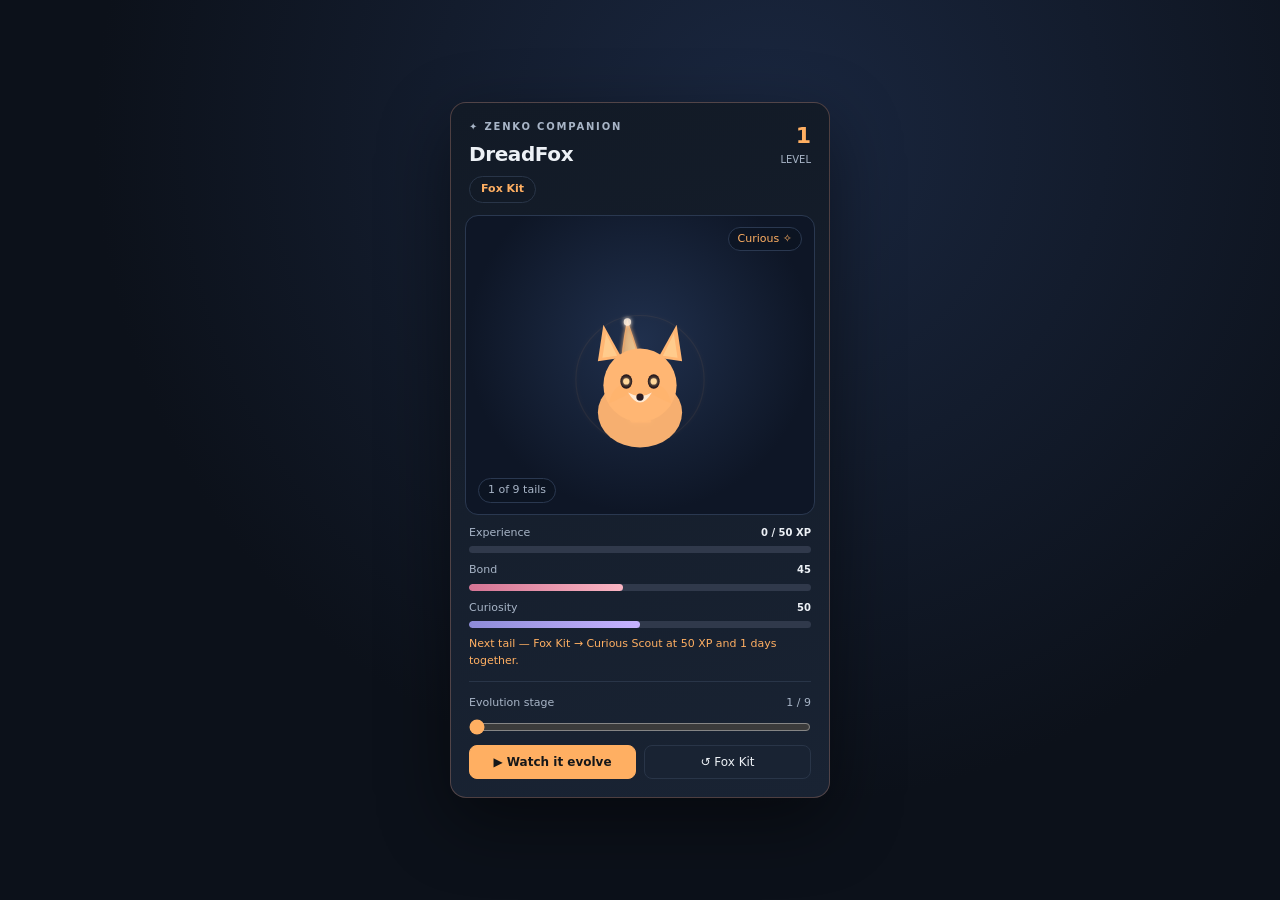
<file: verification/zenko-kitsune-preview.html>
<!doctype html>
<html lang="en" data-theme="dark">
<head>
<meta charset="utf-8">
<meta name="viewport" content="width=device-width, initial-scale=1">
<title>Zenko · DreadFox Kitsune — evolution preview</title>
<style>
  :root{
    --bg:#0c111a;--surface:#121a26;--raised:#192333;--line:#293548;
    --text:#edf1f6;--muted:#a8b5c7;--accent:#ffaf62;--green:#6fd6ad;
  }
  *{box-sizing:border-box}
  body{margin:0;min-height:100vh;background:radial-gradient(ellipse at 60% 15%,#1a2740,var(--bg) 62%);
    color:var(--text);font:14px/1.5 system-ui,-apple-system,"Segoe UI",sans-serif;
    display:flex;align-items:center;justify-content:center;padding:26px}
  .widget{width:380px;border:1px solid #b882725b;border-radius:16px;overflow:hidden;
    background:linear-gradient(170deg,var(--surface),var(--raised));box-shadow:0 24px 70px #0007}
  .eyebrow{font-size:10px;letter-spacing:1.8px;color:var(--muted);font-weight:750;text-transform:uppercase}
  .head{padding:16px 18px 6px;display:flex;justify-content:space-between;align-items:flex-start}
  .head h1{font-size:20px;margin:5px 0 0;letter-spacing:-.4px}
  .head .lv{text-align:right}
  .head .lv strong{font-size:22px;color:var(--accent)}
  .head .lv small{display:block;font-size:10px;color:var(--muted)}
  .stage-pill{display:inline-block;margin-top:7px;padding:4px 11px;border-radius:30px;
    border:1px solid var(--line);background:var(--surface);color:var(--accent);font-size:11px;font-weight:650}
  .scene{position:relative;height:300px;margin:6px 14px 2px;border-radius:13px;overflow:hidden;
    background:radial-gradient(ellipse at 50% 42%,#20304d,#0e1626 70%);border:1px solid #2a3850}
  svg{position:absolute;inset:0;width:100%;height:100%}
  .bars{padding:8px 18px 4px;display:grid;gap:9px}
  .barrow .barlabel{display:flex;justify-content:space-between;font-size:11px;color:var(--muted);margin-bottom:5px}
  .barlabel strong{color:var(--text);font-size:10px}
  .track{height:7px;border-radius:9px;background:#30394b;overflow:hidden}
  .fill{height:100%;width:0;border-radius:9px;transition:width .5s ease}
  .fill.xp{background:linear-gradient(90deg,#d77d6b,#ffc391)}
  .fill.bond{background:linear-gradient(90deg,#d47494,#fab5c3)}
  .fill.curio{background:linear-gradient(90deg,#8d8cd9,#c7b3ff)}
  .next{font-size:11px;color:var(--accent);margin:4px 18px 0}
  .controls{margin:12px 18px 18px;padding-top:13px;border-top:1px solid var(--line)}
  .controls label{font-size:11px;color:var(--muted);display:flex;justify-content:space-between}
  input[type=range]{width:100%;accent-color:var(--accent);margin:7px 0 10px}
  .row{display:flex;gap:8px}
  button{flex:1;min-height:34px;border:1px solid var(--line);border-radius:8px;background:var(--raised);
    color:var(--text);font:inherit;font-size:12px;cursor:pointer}
  button:hover{border-color:var(--accent)}
  button.primary{background:var(--accent);color:#151719;border-color:var(--accent);font-weight:650}
  .tails-badge{position:absolute;left:12px;bottom:11px;font-size:11px;color:var(--muted);
    background:#0c1422bb;border:1px solid #2a3850;border-radius:20px;padding:3px 9px}
  .mood-badge{position:absolute;right:12px;top:11px;font-size:11px;color:var(--accent);
    background:#0c1422bb;border:1px solid #2a3850;border-radius:20px;padding:3px 9px}
</style>
</head>
<body>
<div class="widget">
  <div class="head">
    <div>
      <div class="eyebrow">✦ Zenko companion</div>
      <h1 id="name">DreadFox</h1>
      <span class="stage-pill" id="stage">Fox Kit</span>
    </div>
    <div class="lv"><strong id="lv">1</strong><small>LEVEL</small></div>
  </div>

  <div class="scene">
    <svg id="fox" viewBox="0 0 380 300" aria-label="An evolving kitsune spirit"></svg>
    <span class="mood-badge" id="mood">Curious ✧</span>
    <span class="tails-badge" id="tails">1 of 9 tails</span>
  </div>

  <div class="bars">
    <div class="barrow"><div class="barlabel"><span>Experience</span><strong id="xpl">0 / 50 XP</strong></div><div class="track"><div class="fill xp" id="xp"></div></div></div>
    <div class="barrow"><div class="barlabel"><span>Bond</span><strong id="bondl">45</strong></div><div class="track"><div class="fill bond" id="bond"></div></div></div>
    <div class="barrow"><div class="barlabel"><span>Curiosity</span><strong id="curiol">50</strong></div><div class="track"><div class="fill curio" id="curio"></div></div></div>
  </div>
  <p class="next" id="next">Next tail at 50 XP and 1 day together.</p>

  <div class="controls">
    <label>Evolution stage <span id="stagenum">1 / 9</span></label>
    <input type="range" id="slider" min="1" max="9" value="1" step="1">
    <div class="row">
      <button id="evolve" class="primary">▶ Watch it evolve</button>
      <button id="reset">↺ Fox Kit</button>
    </div>
  </div>
</div>

<script>
// Nine kitsune stages. Each: name, lifetime XP floor, min days, fur/fire/aura palette, mood.
const STAGES = [
  {name:'Fox Kit',            xp:0,    days:0,   fur:'#ffb673', fire:'#ffd79a', aura:'#ffae62', mood:'Curious',   mask:.25},
  {name:'Curious Scout',      xp:50,   days:1,   fur:'#ffac5c', fire:'#ffcf8a', aura:'#ff9f55', mood:'Alert',     mask:.4},
  {name:'Clever Trickster',   xp:120,  days:3,   fur:'#ff9f6b', fire:'#ffbf8f', aura:'#f58463', mood:'Playful',   mask:.55},
  {name:'Forest Guardian',    xp:250,  days:7,   fur:'#e7a07e', fire:'#9ad8da', aura:'#6fd6ad', mood:'Watchful',  mask:.68},
  {name:'Arcane Sage',        xp:450,  days:14,  fur:'#d6a0b4', fire:'#b9a6ff', aura:'#8d8cd9', mood:'Focused',   mask:.78},
  {name:'Moonlit Mystic',     xp:800,  days:30,  fur:'#b9c3dd', fire:'#9ad8ff', aura:'#85afc6', mood:'Serene',    mask:.86},
  {name:'Silver Elder',       xp:1400, days:90,  fur:'#cdd6e1', fire:'#dfe8f6', aura:'#aab8cc', mood:'Wise',      mask:.92},
  {name:'Starbound Spirit',   xp:2200, days:180, fur:'#dcd3f6', fire:'#c7b3ff', aura:'#a88cff', mood:'Radiant',   mask:.97},
  {name:'Nine-Tailed Guardian',xp:3500,days:365, fur:'#fff0df', fire:'#ffe4b9', aura:'#ffd27a', mood:'Ascendant', mask:1},
];
const ns='http://www.w3.org/2000/svg';
const S=(n,a)=>{const e=document.createElementNS(ns,n);for(const k in a)e.setAttribute(k,a[k]);return e;};
const $=id=>document.getElementById(id);

function draw(stageIndex){
  const st=STAGES[stageIndex], tails=stageIndex+1, svg=$('fox');
  svg.replaceChildren();
  // soft defs: tail gradient + fox-fire glow
  const defs=S('defs',{});
  const g=S('radialGradient',{id:'tailpaint',cx:'50%',cy:'30%',r:'75%'});
  g.append(S('stop',{offset:'0%','stop-color':st.fire}));
  g.append(S('stop',{offset:'100%','stop-color':st.fur,'stop-opacity':'.55'}));
  const blur=S('filter',{id:'glow',x:'-60%',y:'-60%',width:'220%',height:'220%'});
  blur.append(S('feGaussianBlur',{stdDeviation:stageIndex>=5?4.2:2.6,result:'b'}));
  const m=S('feMerge',{});m.append(S('feMergeNode',{in:'b'}));m.append(S('feMergeNode',{in:'SourceGraphic'}));blur.append(m);
  defs.append(g,blur);svg.append(defs);

  const cx=190, cy=172;
  // aura ring (intensifies with stage)
  svg.append(S('circle',{cx,cy:cy-6,r:70+stageIndex*4,fill:'none',stroke:st.aura,
    'stroke-width':1.2,opacity:0.07+stageIndex*0.03,filter:'url(#glow)'}));

  // tails fan out behind the body, longer and more curved as it ages
  const span = tails===1?0:1.15;
  for(let i=0;i<tails;i++){
    const a = tails===1 ? -0.15 : (-span + i*(2*span/(tails-1)));
    const len = 92+stageIndex*6;
    const tipx=cx+Math.sin(a)*len, tipy=cy+22-Math.cos(a)*len;
    const bx=cx+Math.sin(a)*(len*0.62), by=cy+30-Math.cos(a)*(len*0.62);
    const d=`M ${cx-9} ${cy+40} Q ${bx-20} ${by+30} ${tipx} ${tipy} Q ${bx+22} ${by+34} ${cx+11} ${cy+40} Z`;
    const tail=S('path',{d,fill:'url(#tailpaint)',stroke:st.fur,'stroke-width':1.6,
      opacity:0.9,filter:'url(#glow)'});
    tail.style.transformOrigin=`${cx}px ${cy+40}px`;
    tail.animate([{transform:`rotate(${a*2-2}deg)`},{transform:`rotate(${a*2+2}deg)`}],
      {duration:2600+i*140,direction:'alternate',iterations:Infinity,easing:'ease-in-out'});
    svg.append(tail);
    // white tail tip (kitsune hallmark)
    svg.append(S('circle',{cx:tipx,cy:tipy,r:4+ (stageIndex>=6?1.5:0),fill:'#fff0df',opacity:.9,filter:'url(#glow)'}));
  }

  // body
  svg.append(S('ellipse',{cx,cy:cy+30,rx:46,ry:38,fill:st.fur,opacity:.96}));
  // head
  svg.append(S('circle',{cx,cy,r:40,fill:st.fur}));
  // ears (triangular, with inner color)
  for(const s of [-1,1]){
    svg.append(S('polygon',{points:`${cx+s*20},${cy-30} ${cx+s*40},${cy-66} ${cx+s*46},${cy-26}`,fill:st.fur}));
    svg.append(S('polygon',{points:`${cx+s*25},${cy-32} ${cx+s*37},${cy-56} ${cx+s*41},${cy-30}`,fill:st.fire,opacity:.65}));
  }
  // cheek mask markings (grow bolder with stage)
  for(const s of [-1,1]){
    svg.append(S('path',{d:`M ${cx+s*8} ${cy-4} Q ${cx+s*30} ${cy-2} ${cx+s*34} ${cy+20} Q ${cx+s*20} ${cy+14} ${cx+s*10} ${cy+8} Z`,
      fill:st.aura,opacity:0.15+st.mask*0.5}));
  }
  // snout + nose
  svg.append(S('path',{d:`M ${cx-13} ${cy+8} Q ${cx} ${cy+30} ${cx+13} ${cy+8} Q ${cx} ${cy+16} ${cx-13} ${cy+8} Z`,fill:'#fff0df',opacity:.9}));
  svg.append(S('circle',{cx,cy:cy+13,r:4,fill:'#2a1b22'}));
  // eyes (glowing, brighter as it ascends)
  for(const s of [-1,1]){
    svg.append(S('ellipse',{cx:cx+s*15,cy:cy-4,rx:6.5,ry:8,fill:'#1b1017'}));
    const eye=S('circle',{cx:cx+s*15,cy:cy-4,r:3.4,fill:st.fire,filter:'url(#glow)'});
    eye.animate([{opacity:.75},{opacity:1}],{duration:1900,direction:'alternate',iterations:Infinity});
    svg.append(eye);
  }
  // third-eye mark for sage stages+
  if(stageIndex>=4){
    const te=S('circle',{cx,cy:cy-24,r:3.2,fill:st.aura,filter:'url(#glow)'});
    te.animate([{opacity:.4},{opacity:1}],{duration:2400,direction:'alternate',iterations:Infinity});
    svg.append(te);
  }

  // floating kitsune-fire (foxfire) orbs — count scales with stage
  const flames=Math.max(0, stageIndex-1);
  for(let i=0;i<flames;i++){
    const angle=(i/flames)*Math.PI*2, r=78+ (i%2)*14;
    const fx=cx+Math.cos(angle)*r, fy=cy-6+Math.sin(angle)*r*0.6;
    const orb=S('circle',{cx:fx,cy:fy,r:3.2+ (stageIndex>=7?1.3:0),fill:st.fire,opacity:.85,filter:'url(#glow)'});
    orb.animate([{transform:'translateY(0)',opacity:.4},{transform:'translateY(-9px)',opacity:1},{transform:'translateY(0)',opacity:.4}],
      {duration:2600+i*180,iterations:Infinity,easing:'ease-in-out'});
    svg.append(orb);
  }
  // starfield sparkle for the top stages
  if(stageIndex>=7){
    for(let i=0;i<14;i++){
      const sx=20+Math.random()*340, sy=14+Math.random()*120;
      const star=S('circle',{cx:sx,cy:sy,r:Math.random()*1.3+.5,fill:'#fff',opacity:.8});
      star.animate([{opacity:.15},{opacity:.9}],{duration:1200+Math.random()*2000,direction:'alternate',iterations:Infinity});
      svg.append(star);
    }
  }

  // update readout
  const next=STAGES[stageIndex+1];
  $('name').textContent='DreadFox';
  $('stage').textContent=st.name;
  $('lv').textContent=stageIndex+1;
  $('stagenum').textContent=(stageIndex+1)+' / 9';
  $('tails').textContent=tails+' of 9 tails';
  $('mood').textContent=st.mood+' ✧';
  $('xpl').textContent= next ? st.xp+' / '+next.xp+' XP' : st.xp+' XP · max';
  $('xp').style.width = next ? Math.min(100,(st.xp/next.xp)*100)+'%' : '100%';
  $('bond').style.width=(45+stageIndex*6)+'%'; $('bondl').textContent=45+stageIndex*6;
  $('curio').style.width=(50+stageIndex*5)+'%'; $('curiol').textContent=50+stageIndex*5;
  $('next').textContent= next
    ? `Next tail — ${st.name} → ${next.name} at ${next.xp} XP and ${next.days} days together.`
    : 'All nine tails awakened. The guardian’s story continues.';
}

let idx=0, timer=null;
const slider=$('slider');
slider.addEventListener('input',()=>{idx=+slider.value-1;draw(idx);});
$('reset').addEventListener('click',()=>{idx=0;slider.value=1;draw(0);});
$('evolve').addEventListener('click',()=>{
  if(timer){clearInterval(timer);timer=null;$('evolve').textContent='▶ Watch it evolve';return;}
  $('evolve').textContent='⏸ Evolving…';
  timer=setInterval(()=>{
    idx=(idx+1)%9; slider.value=idx+1; draw(idx);
    if(idx===8){clearInterval(timer);timer=null;$('evolve').textContent='▶ Watch it evolve';}
  },1300);
});
draw(0);
</script>
</body>
</html>
</file>
